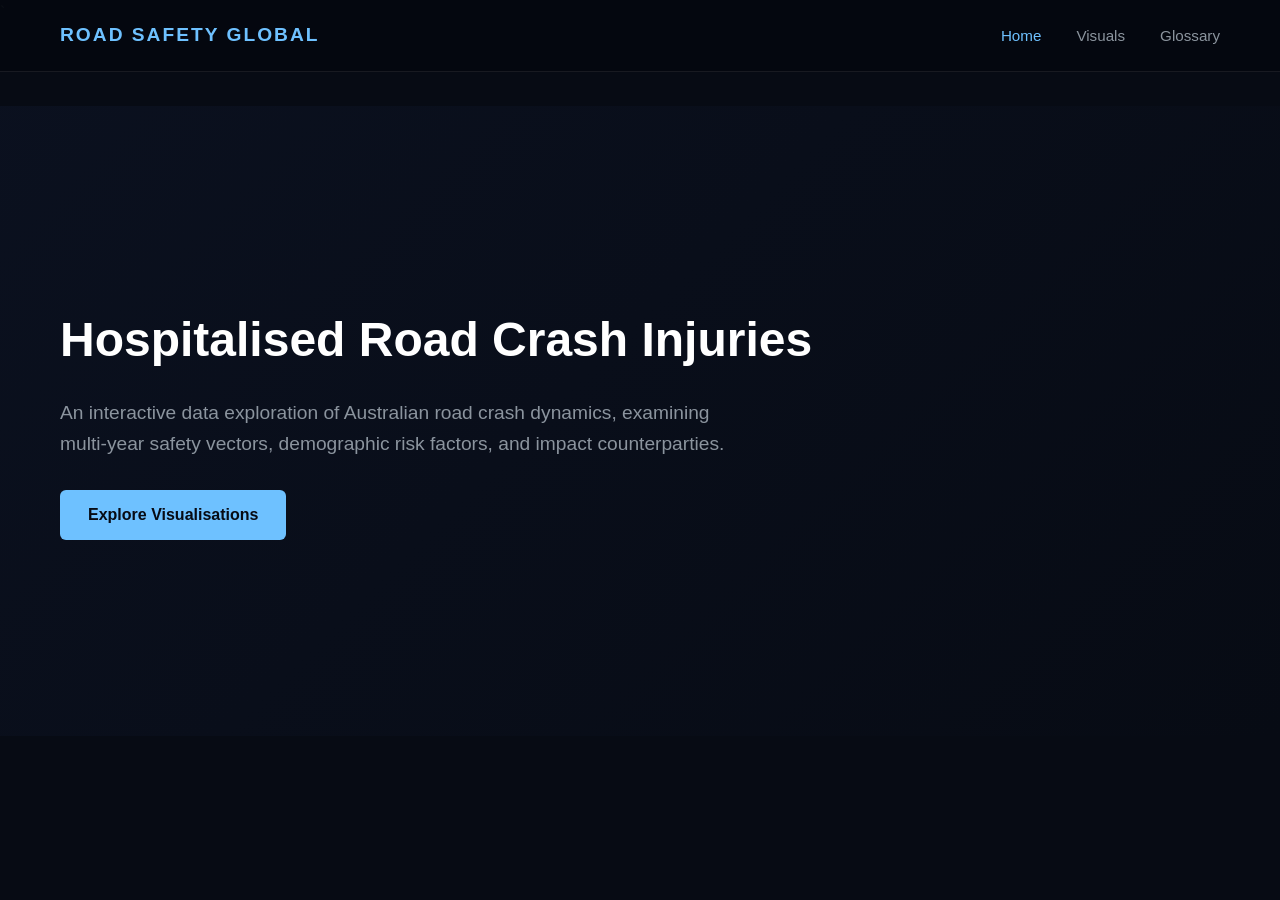
<file: index.html>
<!DOCTYPE html>
<html lang="en">
<head>
    <meta charset="UTF-8">
    <title>National Road Trauma Analysis</title>
    <link rel="stylesheet" href="assets/css/styles.css">
</head>
<body>
    <nav class="navbar">
        <div class="logo">ROAD SAFETY GLOBAL</div>
        <ul class="nav-links">
            <li><a href="index.html" class="active">Home</a></li>
            <li><a href="visualisations.html">Visuals</a></li>
            <li><a href="sources.html">Glossary</a></li>
        </ul>
    </nav>`

    <section class="hero">
        <div class="hero-content">
            <h1>Hospitalised Road Crash Injuries</h1>
            <p>An interactive data exploration of Australian road crash dynamics, examining multi-year safety vectors, demographic risk factors, and impact counterparties.</p>
            <a href="visualisations.html" class="hero-button">Explore Visualisations</a>
        </div>
    </section>
</body>
</html>
</file>
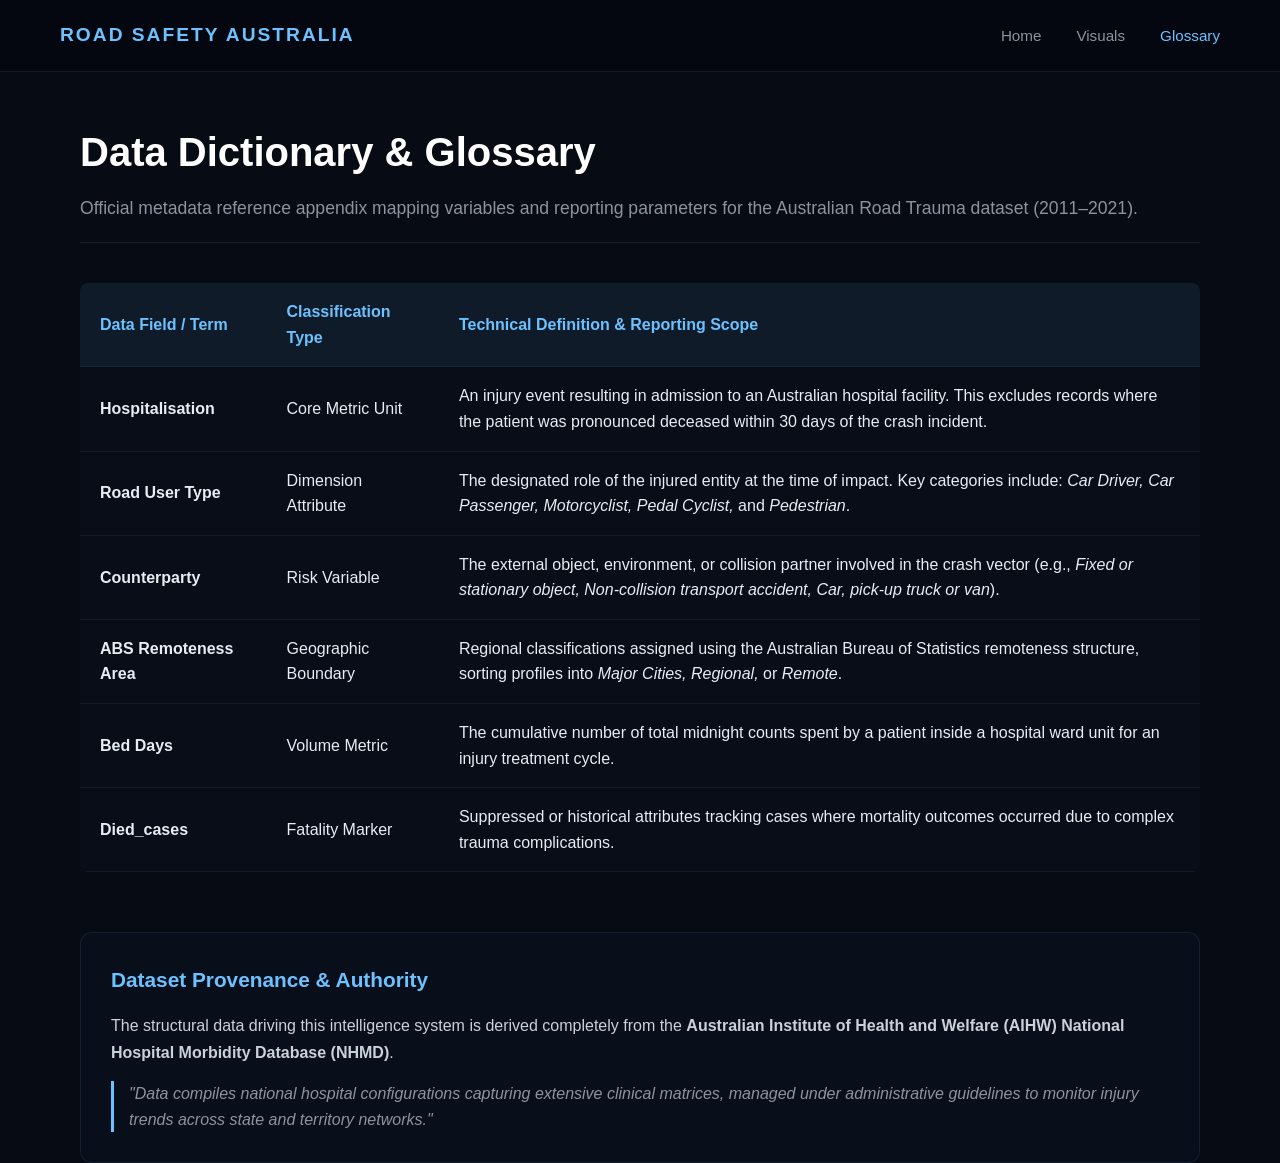
<file: sources.html>
<!DOCTYPE html>
<html lang="en">
<head>
    <meta charset="UTF-8">
    <meta name="viewport" content="width=device-width, initial-scale=1.0">
    <title>Data Glossary & Sources</title>
    <link rel="stylesheet" href="assets/css/styles.css">
</head>
<body>

    <nav class="navbar">
        <div class="logo">ROAD SAFETY AUSTRALIA</div>
        <ul class="nav-links">
            <li><a href="index.html">Home</a></li>
            <li><a href="visualisations.html">Visuals</a></li>
            <li><a href="sources.html" class="active">Glossary</a></li>
        </ul>
    </nav>

    <main class="dashboard-container" style="padding-top: 120px; max-width: 1200px; margin: 0 auto; padding-left: 40px; padding-right: 40px;">
        
        <header class="dashboard-intro" style="margin-bottom: 40px; border-bottom: 1px solid rgba(255, 255, 255, 0.08); padding-bottom: 20px;">
            <h1 style="font-size: 2.5rem; color: #ffffff; margin-bottom: 10px;">Data Dictionary & Glossary</h1>
            <p style="color: #8b949e; font-size: 1.1rem;">Official metadata reference appendix mapping variables and reporting parameters for the Australian Road Trauma dataset (2011–2021).</p>
        </header>

        <section style="margin-bottom: 60px;">
            <table class="glossary-table">
                <thead>
                    <tr>
                        <th>Data Field / Term</th>
                        <th>Classification Type</th>
                        <th>Technical Definition & Reporting Scope</th>
                    </tr>
                </thead>
                <tbody>
                    <tr>
                        <td><strong>Hospitalisation</strong></td>
                        <td>Core Metric Unit</td>
                        <td>An injury event resulting in admission to an Australian hospital facility. This excludes records where the patient was pronounced deceased within 30 days of the crash incident.</td>
                    </tr>
                    <tr>
                        <td><strong>Road User Type</strong></td>
                        <td>Dimension Attribute</td>
                        <td>The designated role of the injured entity at the time of impact. Key categories include: <em>Car Driver, Car Passenger, Motorcyclist, Pedal Cyclist,</em> and <em>Pedestrian</em>.</td>
                    </tr>
                    <tr>
                        <td><strong>Counterparty</strong></td>
                        <td>Risk Variable</td>
                        <td>The external object, environment, or collision partner involved in the crash vector (e.g., <em>Fixed or stationary object, Non-collision transport accident, Car, pick-up truck or van</em>).</td>
                    </tr>
                    <tr>
                        <td><strong>ABS Remoteness Area</strong></td>
                        <td>Geographic Boundary</td>
                        <td>Regional classifications assigned using the Australian Bureau of Statistics remoteness structure, sorting profiles into <em>Major Cities, Regional,</em> or <em>Remote</em>.</td>
                    </tr>
                    <tr>
                        <td><strong>Bed Days</strong></td>
                        <td>Volume Metric</td>
                        <td>The cumulative number of total midnight counts spent by a patient inside a hospital ward unit for an injury treatment cycle.</td>
                    </tr>
                    <tr>
                        <td><strong>Died_cases</strong></td>
                        <td>Fatality Marker</td>
                        <td>Suppressed or historical attributes tracking cases where mortality outcomes occurred due to complex trauma complications.</td>
                    </tr>
                </tbody>
            </table>
        </section>

        <section style="background: rgba(13, 20, 38, 0.4); border: 1px solid rgba(110, 193, 255, 0.1); border-radius: 12px; padding: 30px;">
            <h3 style="color: #6ec1ff; margin-bottom: 15px; font-size: 1.3rem;">Dataset Provenance & Authority</h3>
            <p style="color: #c9d1d9; margin-size: 1rem; line-height: 1.7; margin-bottom: 15px;">
                The structural data driving this intelligence system is derived completely from the <strong>Australian Institute of Health and Welfare (AIHW) National Hospital Morbidity Database (NHMD)</strong>.
            </p>
            <blockquote style="border-left: 3px solid #6ec1ff; padding-left: 15px; color: #8b949e; font-style: italic;">
                "Data compiles national hospital configurations capturing extensive clinical matrices, managed under administrative guidelines to monitor injury trends across state and territory networks."
            </blockquote>
        </section>

    </main>

</body>
</html>
</file>
<file: assets/css/styles.css>
/* ==========================================================================
   1. GLOBAL RESET & BASE THEME
   ========================================================================== */
* {
    margin: 0;
    padding: 0;
    box-sizing: border-box;
}

body {
    background-color: #070b14;
    color: #e6edf3;
    font-family: -apple-system, BlinkMacSystemFont, "Segoe UI", Roboto, Helvetica, Arial, sans-serif;
    line-height: 1.6;
    overflow-x: hidden; /* Prevents unwanted horizontal shifting */
}

/* ==========================================================================
   2. FIXED TOP CORNER NAVIGATION BAR
   ========================================================================== */
.navbar {
    position: fixed;
    top: 0;
    left: 0;
    width: 100%;
    display: flex;
    justify-content: space-between; /* Logo left, links right */
    align-items: center;
    padding: 20px 60px;
    background: rgba(5, 8, 15, 0.95);
    backdrop-filter: blur(12px);
    border-bottom: 1px solid rgba(255, 255, 255, 0.08);
    z-index: 1000;
}

.logo {
    font-size: 1.2rem;
    font-weight: bold;
    letter-spacing: 2px;
    color: #6ec1ff;
}

.nav-links {
    display: flex;
    gap: 35px;
    list-style: none;
}

.nav-links a {
    color: #8b949e;
    text-decoration: none;
    font-size: 0.95rem;
    font-weight: 500;
    transition: color 0.2s ease;
}

.nav-links a:hover, 
.nav-links a.active {
    color: #6ec1ff; /* Highlight color matching the theme */
}

/* ==========================================================================
   3. LANDING HERO & STORY PANELS (index.html)
   ========================================================================== */
.hero {
    min-height: 70vh;
    display: flex;
    align-items: center;
    padding: 0 60px;
    margin-top: 80px;
    background: linear-gradient(135deg, rgba(13, 20, 38, 0.6) 0%, rgba(7, 11, 20, 1) 100%);
}

.hero-content h1 {
    font-size: 3rem;
    color: #ffffff;
    margin-bottom: 20px;
}

.hero-content p {
    font-size: 1.2rem;
    color: #8b949e;
    max-width: 700px;
    margin-bottom: 30px;
}

.hero-button {
    display: inline-block;
    background: #6ec1ff;
    color: #070b14;
    padding: 12px 28px;
    border-radius: 6px;
    text-decoration: none;
    font-weight: 600;
    transition: background 0.2s ease;
}

.hero-button:hover {
    background: #52a6e6;
}

.story-section {
    padding: 60px;
    max-width: 900px;
}

.story-text h2 {
    color: #ffffff;
    margin-bottom: 15px;
}

.story-text p {
    color: #8b949e;
}

.preview-section {
    display: flex;
    gap: 20px;
    padding: 0 60px 60px 60px;
}

.preview-card {
    flex: 1;
    background: rgba(13, 20, 38, 0.4);
    border: 1px solid rgba(110, 193, 255, 0.1);
    padding: 24px;
    border-radius: 8px;
}

.preview-card h3 {
    color: #ffffff;
    margin-bottom: 10px;
}

.preview-card p {
    color: #8b949e;
    font-size: 0.95rem;
}

/* ==========================================================================
   4. SINGLE COLUMN VISUALISATIONS LAYOUT (visualisations.html)
   ========================================================================== */
.dashboard-page {
    padding: 120px 40px 60px 40px;
    max-width: 1000px; /* Centers and matches container constraint */
    margin: 0 auto;
}

.dashboard-intro {
    margin-bottom: 40px;
    border-bottom: 1px solid rgba(255, 255, 255, 0.08);
    padding-bottom: 20px;
}

.dashboard-intro h2, .dashboard-intro h1 {
    font-size: 2.2rem;
    color: #ffffff;
    margin-bottom: 10px;
}

.dashboard-intro p {
    color: #8b949e;
    font-size: 1.1rem;
}

/* Stacks all charts cleanly into a single vertical column column */
.charts-grid {
    display: flex;
    flex-direction: column; 
    gap: 40px; /* Spacing between charts as you scroll down */
    width: 100%;
}

.chart-card {
    width: 100%;
    background: rgba(13, 20, 38, 0.4);
    border: 1px solid rgba(110, 193, 255, 0.1);
    border-radius: 12px;
    padding: 30px;
}

.chart-card h3 {
    color: #ffffff;
    font-size: 1.2rem;
    margin-bottom: 20px;
    border-bottom: 1px solid rgba(255, 255, 255, 0.05);
    padding-bottom: 12px;
}

.chart-display {
    width: 100%;
    height: 450px; /* Gave the charts a little extra height room for column layout */
    background: rgba(5, 8, 15, 0.6);
    border-radius: 8px;
    border: 1px dashed rgba(255, 255, 255, 0.05);
}

/* ==========================================================================
   5. APPENDIX GLOSSARY DATA SYSTEM (sources.html)
   ========================================================================== */
.glossary-table {
    width: 100%;
    border-collapse: collapse;
    margin-top: 30px;
    background: rgba(13, 20, 38, 0.2);
    border-radius: 8px;
    overflow: hidden;
}

.glossary-table th, 
.glossary-table td {
    padding: 16px 20px;
    text-align: left;
    border-bottom: 1px solid rgba(255, 255, 255, 0.05);
}

.glossary-table th {
    background: rgba(110, 193, 255, 0.08);
    color: #6ec1ff;
    font-weight: 600;
}

.glossary-table tr:hover {
    background: rgba(255, 255, 255, 0.02);
}

/* ==========================================================================
   6. D3 RENDERING LAYER (Sankey Paths & Tooltips)
   ========================================================================== */
.sankey-node rect {
    fill-opacity: 0.9;
    shape-rendering: crispEdges;
}

.sankey-node text {
    fill: #e6edf3;
    font-size: 13px;
    pointer-events: none;
}

.sankey-link {
    fill: none;
    stroke-opacity: 0.35;
}

.sankey-link:hover {
    stroke-opacity: 0.75;
}

.chart-tooltip {
    position: absolute;
    pointer-events: none;
    background: rgba(7, 11, 20, 0.95);
    color: #e6edf3;
    padding: 10px 14px;
    border: 1px solid rgba(110, 193, 255, 0.35);
    border-radius: 8px;
    font-size: 14px;
    z-index: 2000;
}
</file>
